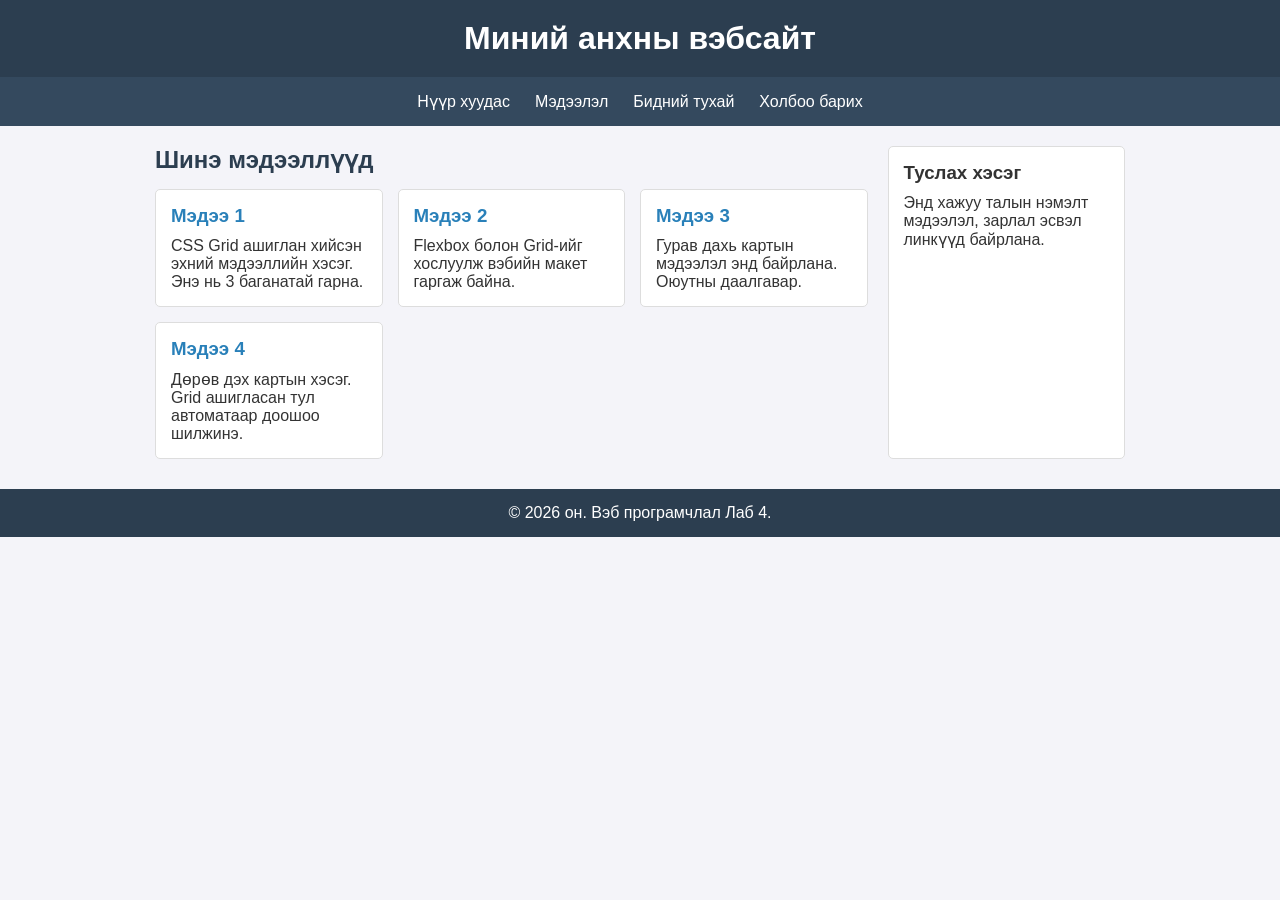
<file: index.html>
<!DOCTYPE html>
<html lang="mn">
<head>
    <meta charset="UTF-8">
    <meta name="viewport" content="width=device-width, initial-scale=1.0">
    <title>Лаб 4: Вэб макет зохиох</title>
    <!-- CSS fail holboh-->
    <link rel="stylesheet" href="style.css">
</head>
<body>

    <!-- Header -->
    <header>
        <h1>Миний анхны вэбсайт</h1>
    </header>

    <!-- Navigation tses hseg-->
    <nav class="navbar">
        <ul>
            <li><a href="#">Нүүр хуудас</a></li>
            <li><a href="#">Мэдээлэл</a></li>
            <li><a href="#">Бидний тухай</a></li>
            <li><a href="#">Холбоо барих</a></li>
        </ul>
    </nav>

    <!-- undsen heseg Sidebar baftaah yrunhii sav-->
    <div class="container">
        
        <!--kontent hesg -->
        <main class="main-content">
            <h2>Шинэ мэдээллүүд</h2>
            
            <div class="card-grid">
                <!-- kart 1 -->
                <article class="card">
                    <h3>Мэдээ 1</h3>
                    <p>CSS Grid ашиглан хийсэн эхний мэдээллийн хэсэг. Энэ нь 3 баганатай гарна.</p>
                </article>
                
                <!-- kart 2 -->
                <article class="card">
                    <h3>Мэдээ 2</h3>
                    <p>Flexbox болон Grid-ийг хослуулж вэбийн макет гаргаж байна.</p>
                </article>
                
                <!-- kart 3 -->
                <article class="card">
                    <h3>Мэдээ 3</h3>
                    <p>Гурав дахь картын мэдээлэл энд байрлана. Оюутны даалгавар.</p>
                </article>

                <!-- kart 4 -->
                <article class="card">
                    <h3>Мэдээ 4</h3>
                    <p>Дөрөв дэх картын хэсэг. Grid ашигласан тул автоматаар доошоо шилжинэ.</p>
                </article>
            </div>
        </main>

        <!-- Sidebar hajuu tses-->
        <aside class="sidebar">
            <h3>Туслах хэсэг</h3>
            <p>Энд хажуу талын нэмэлт мэдээлэл, зарлал эсвэл линкүүд байрлана.</p>
        </aside>

    </div>

    <!-- Footer hol hesg-->
    <footer>
        <p>&copy; 2026 он. Вэб програмчлал Лаб 4.</p>
    </footer>

</body>
</html>
</file>
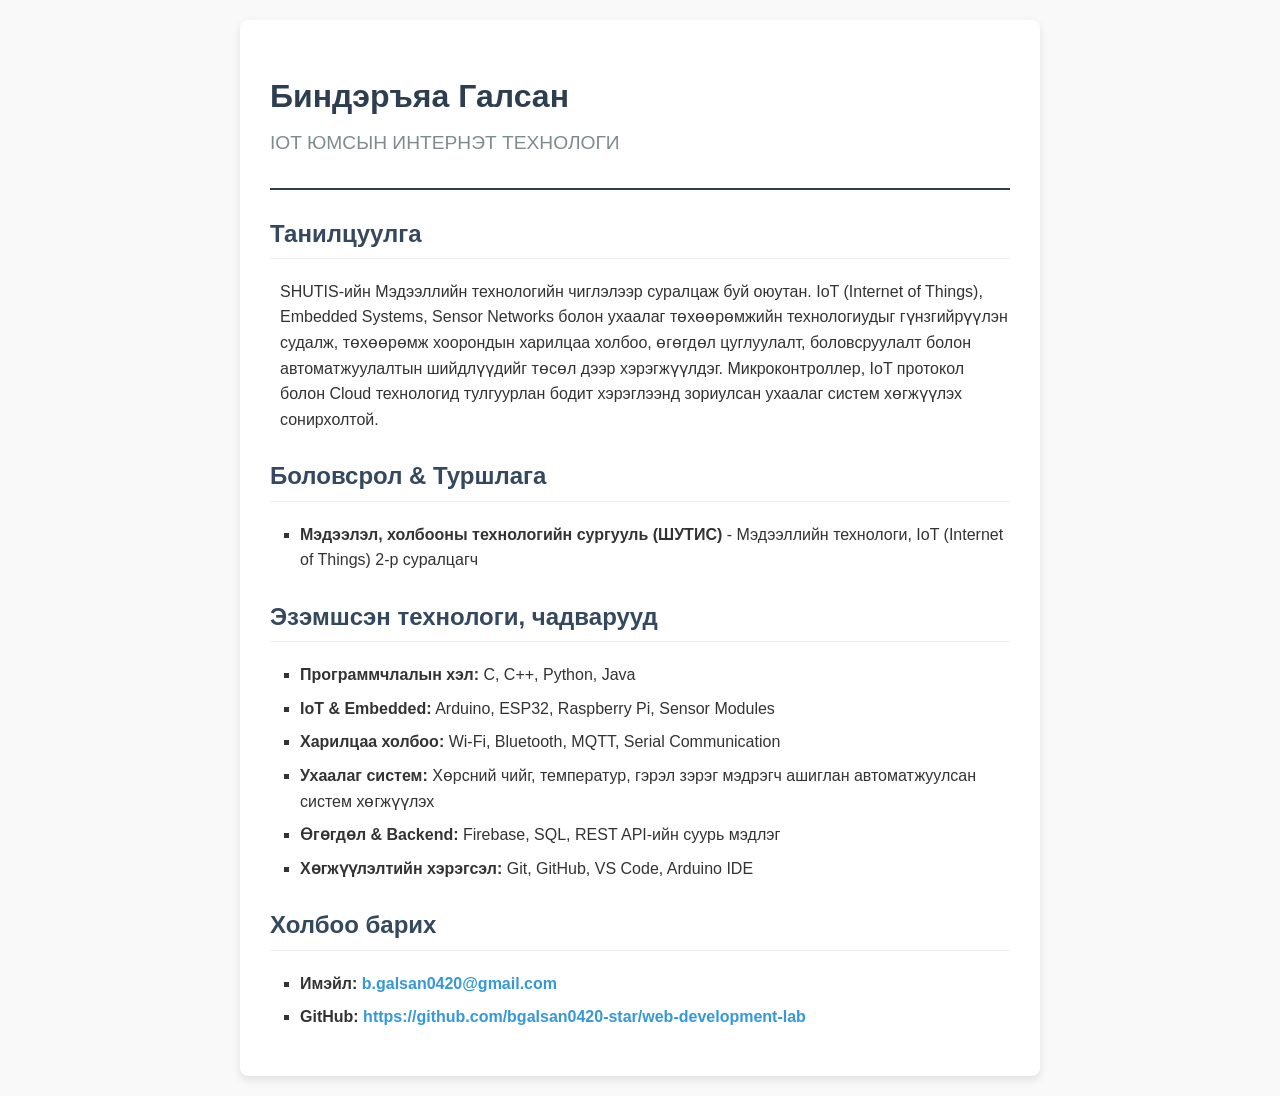
<file: lab1.html>
<!DOCTYPE html>
<html lang="mn">
<head>
    <meta charset="UTF-8">
    <meta name="viewport" content="width=device-width, initial-scale=1.0">
    <title>Миний CV -Биндэръяа Галсан</title>
    <style>
        /* Вэб хуудасны ерөнхий загвар (CSS) */
        body { 
            font-family: 'Segoe UI', Tahoma, Geneva, Verdana, sans-serif; 
            line-height: 1.6; 
            color: #333; 
            max-width: 800px; 
            margin: 0 auto; 
            padding: 20px; 
            background-color: #f9f9f9;
        }
        .container {
            background-color: #fff;
            padding: 30px;
            border-radius: 8px;
            box-shadow: 0 4px 8px rgba(0,0,0,0.1);
        }
        header { 
            border-bottom: 2px solid #2c3e50; 
            padding-bottom: 10px; 
            margin-bottom: 20px; 
        }
        h1 { 
            color: #2c3e50; 
            margin-bottom: 5px; 
        }
        h2 { 
            color: #34495e; 
            border-bottom: 1px solid #eee; 
            padding-bottom: 5px; 
            margin-top: 25px; 
        }
        .subtitle { 
            font-size: 1.2em; 
            color: #7f8c8d; 
            margin-top: 0;
        }
        ul { 
            list-style-type: square; 
            padding-left: 20px; 
        }
        li { 
            margin-bottom: 8px; 
        }
        a { 
            color: #3498db; 
            text-decoration: none; 
            font-weight: bold;
        }
        a:hover { 
            text-decoration: underline; 
            color: #2980b9;
        }
        .section-content { 
            margin-left: 10px; 
        }
    </style>
</head>
<body>

<div class="container">
    <!-- Үндсэн гарчиг болон Мэргэжил -->
    <header>
        <h1>Биндэръяа Галсан</h1>
        <p class="subtitle"> IOT ЮМСЫН ИНТЕРНЭТ ТЕХНОЛОГИ</p>
    </header>

    <!-- Товч танилцуулга -->
    <section>
        <h2>Танилцуулга</h2>
        <div class="section-content">
            <p> SHUTIS-ийн Мэдээллийн технологийн чиглэлээр суралцаж буй оюутан. IoT (Internet of Things), Embedded Systems, Sensor Networks болон ухаалаг төхөөрөмжийн технологиудыг гүнзгийрүүлэн судалж, төхөөрөмж хоорондын харилцаа холбоо, өгөгдөл цуглуулалт, боловсруулалт болон автоматжуулалтын шийдлүүдийг төсөл дээр хэрэгжүүлдэг. Микроконтроллер, IoT протокол болон Cloud технологид тулгуурлан бодит хэрэглээнд зориулсан ухаалаг систем хөгжүүлэх сонирхолтой.</p>
        </div>
    </section>

    <!-- Боловсрол болон Ажлын туршлага -->
    <section>
        <h2>Боловсрол & Туршлага</h2>
        <div class="section-content">
            <ul>
                <li><strong>Мэдээлэл, холбооны технологийн сургууль (ШУТИС)</strong> -  Мэдээллийн технологи, IoT (Internet of Things) 2-р суралцагч </li>
            </ul>
        </div>
    </section>

    <!-- Ур чадварын жагсаалт --> 
     <section> 
        <h2>Эзэмшсэн технологи, чадварууд</h2> 
        <div class="section-content"> 
            <ul> 
                <li><strong>Программчлалын хэл:</strong> C, C++, Python, Java</li> 
                <li><strong>IoT & Embedded:</strong> Arduino, ESP32, Raspberry Pi, Sensor Modules</li> 
                <li><strong>Харилцаа холбоо:</strong> Wi-Fi, Bluetooth, MQTT, Serial Communication</li> 
                <li><strong>Ухаалаг систем:</strong> Хөрсний чийг, температур, гэрэл зэрэг мэдрэгч ашиглан автоматжуулсан систем хөгжүүлэх</li> 
                <li><strong>Өгөгдөл & Backend:</strong> Firebase, SQL, REST API-ийн суурь мэдлэг</li> 
                <li><strong>Хөгжүүлэлтийн хэрэгсэл:</strong> Git, GitHub, VS Code, Arduino IDE</li> 
            </ul> 
        </div> 
    </section>

    <!-- Холбоо барих хэсэг -->
    <section>
        <h2>Холбоо барих</h2>
        <div class="section-content">
            <ul>
                <li><strong>Имэйл:</strong> <a href="mailto:b.galsan0420@gmail.com">b.galsan0420@gmail.com</a></li>
                <li><strong>GitHub:</strong> <a href="https://github.com/bgalsan0420-star/web-development-lab" target="_blank">https://github.com/bgalsan0420-star/web-development-lab</a></li>
            </ul>
        </div>
    </section>
</div>

</body>
</html>
</file>
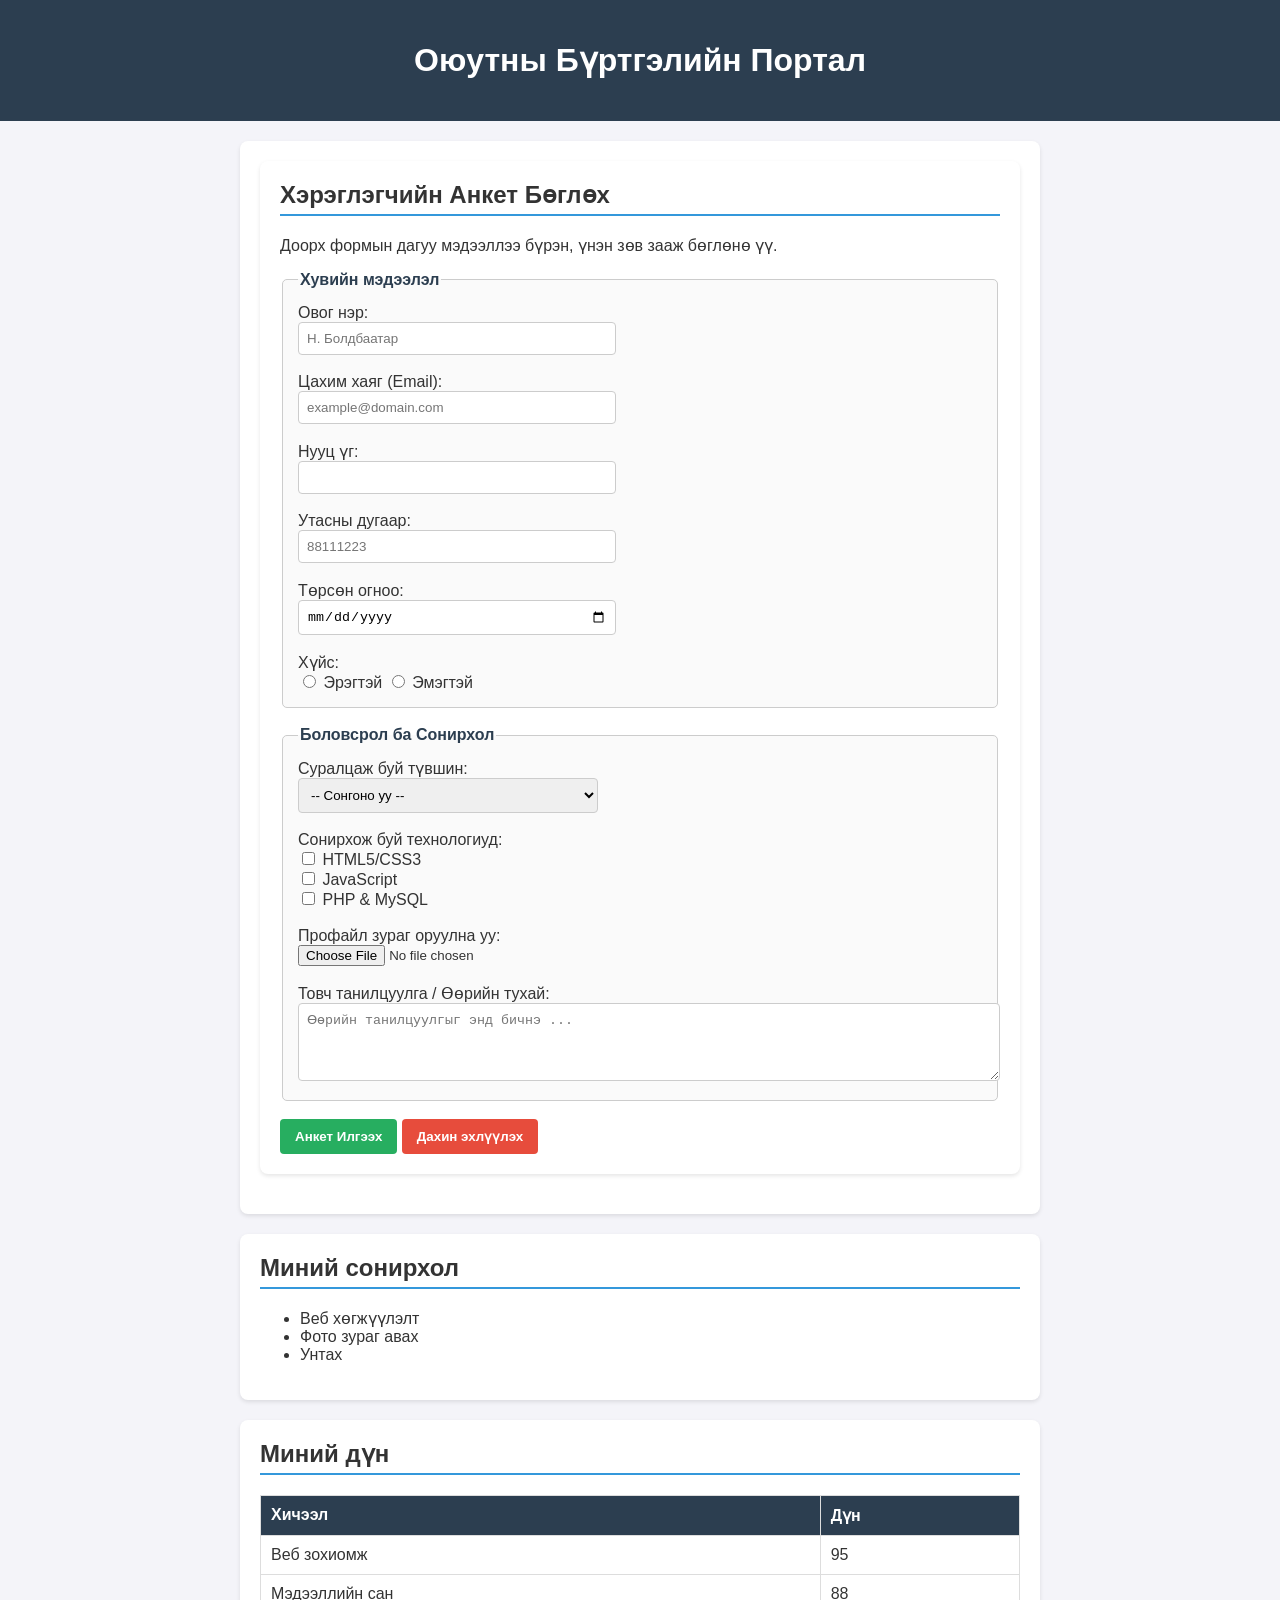
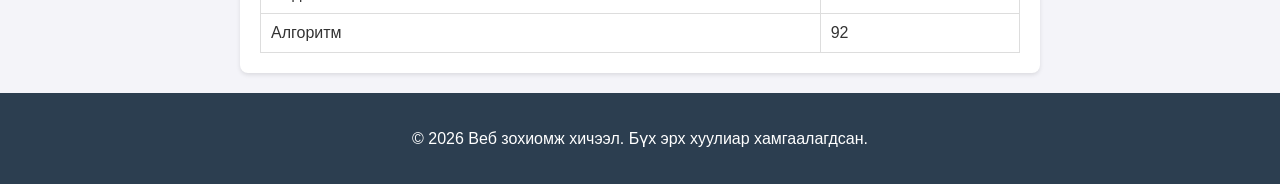
<file: lab2.html>
<!DOCTYPE html>
<html lang="mn">
<head>
<meta charset="UTF-8">
<meta name="viewport" content="width=device-width, initial-scale=1.0">
<title>Лаборатори 02: Хэрэглэгчийн анкет</title>
<style>
    /* HTML бүтцийг өөрчлөхгүйгээр зөвхөн харагдах байдлыг сайжруулах CSS */
    body { font-family: Arial, sans-serif; background-color: #f4f4f9; margin: 0; padding: 0; color: #333; }
    header { background-color: #2c3e50; color: white; text-align: center; padding: 20px 0; }
    nav ul { list-style: none; padding: 0; display: flex; justify-content: center; gap: 20px; }
    nav a { color: #3498db; text-decoration: none; font-weight: bold; }
    main { max-width: 800px; margin: 20px auto; padding: 0 20px; }
    article, section { background-color: white; padding: 20px; margin-bottom: 20px; border-radius: 8px; box-shadow: 0 2px 4px rgba(0,0,0,0.1); }
    h2 { border-bottom: 2px solid #3498db; padding-bottom: 5px; margin-top: 0; }
    fieldset { border: 1px solid #ccc; border-radius: 5px; padding: 15px; background-color: #fafafa; }
    legend { font-weight: bold; color: #2c3e50; }
    input[type="text"], input[type="email"], input[type="password"], input[type="tel"], input[type="date"], select, textarea {
        padding: 8px; border: 1px solid #ccc; border-radius: 4px; width: 100%; max-width: 300px;
    }
    textarea { max-width: 100%; }
    table { width: 100%; border-collapse: collapse; margin-top: 10px; }
    th, td { border: 1px solid #ddd; padding: 10px; text-align: left; }
    th { background-color: #2c3e50; color: white; }
    button { padding: 10px 15px; border: none; border-radius: 4px; cursor: pointer; color: white; font-weight: bold; }
    button[type="submit"] { background-color: #27ae60; }
    button[type="reset"] { background-color: #e74c3c; }
    footer { text-align: center; padding: 20px; background-color: #2c3e50; color: white; }
</style>
</head>
<body>
<header>
<h1>Оюутны Бүртгэлийн Портал</h1>
<nav>
</nav>
</header>
<main>
<article>
<section>
<h2>Хэрэглэгчийн Анкет Бөглөх</h2>
<p>Доорх формын дагуу мэдээллээ бүрэн, үнэн зөв зааж бөглөнө үү.</p>
<form action="#" method="POST" enctype="multipart/form-data">
<fieldset>
<legend>Хувийн мэдээлэл</legend>
<label for="fullname">Овог нэр:</label><br>
<input type="text" id="fullname" name="fullname" placeholder="Н. Болдбаатар" required minlength="2"><br><br>
<label for="email">Цахим хаяг (Email):</label><br>
<input type="email" id="email" name="email" placeholder="example@domain.com" required><br><br>
<label for="password">Нууц үг:</label><br>
<input type="password" id="password" name="password" required minlength="6"><br><br>
<label for="phone">Утасны дугаар:</label><br>
<input type="tel" id="phone" name="phone" pattern="[0-9]{8}" placeholder="88111223" required><br><br>
<label for="dob">Төрсөн огноо:</label><br>
<input type="date" id="dob" name="dob" required><br><br>
<label>Хүйс:</label><br>
<input type="radio" id="male" name="gender" value="male">
<label for="male">Эрэгтэй</label>
<input type="radio" id="female" name="gender" value="female">
<label for="female">Эмэгтэй</label><br>
</fieldset>
<br>
<fieldset>
<legend>Боловсрол ба Сонирхол</legend>
<label for="degree">Суралцаж буй түвшин:</label><br>
<select id="degree" name="degree" required>
<option value="">-- Сонгоно уу --</option>
<option value="bachelor">Бакалавр</option>
<option value="master">Магистр</option>
<option value="doctor">Докторант</option>
</select><br><br>
<label>Сонирхож буй технологиуд:</label><br>
<input type="checkbox" id="html" name="skills" value="HTML">
<label for="html">HTML5/CSS3</label><br>
<input type="checkbox" id="js" name="skills" value="JavaScript">
<label for="js">JavaScript</label><br>
<input type="checkbox" id="php" name="skills" value="PHP">
<label for="php">PHP & MySQL</label><br><br>
<label for="avatar">Профайл зураг оруулна уу: </label><br>
<input type="file" id="avatar" name="avatar" accept="image/*"><br><br>
<label for="bio">Товч танилцуулга / Өөрийн тухай:</label><br>
<textarea id="bio" name="bio" rows="4" cols="50" placeholder="Өөрийн танилцуулгыг энд бичнэ ..."></textarea><br>
</fieldset>
<br>
<button type="submit">Анкет Илгээх</button>
<button type="reset">Дахин эхлүүлэх</button>
</form>
</section>
</article>

<section>
<h2>Миний сонирхол</h2>
<ul>
<li>Веб хөгжүүлэлт</li>
<li>Фото зураг авах</li>
<li>Унтах</li>
</ul>
</section>

<section>
<h2>Миний дүн</h2>
<table>
<thead>
<tr>
<th>Хичээл</th>
<th>Дүн</th>
</tr>
</thead>
<tbody>
<tr>
<td>Веб зохиомж</td>
<td>95</td>
</tr>
<tr>
<td>Мэдээллийн сан</td>
<td>88</td>
</tr>
<tr>
<td>Алгоритм</td>
<td>92</td>
</tr>
</tbody>
</table>
</section>
</main>
<footer>
<p>&copy; 2026 Веб зохиомж хичээл. Бүх эрх хуулиар хамгаалагдсан.</p>
</footer>
</body>
</html>
</file>
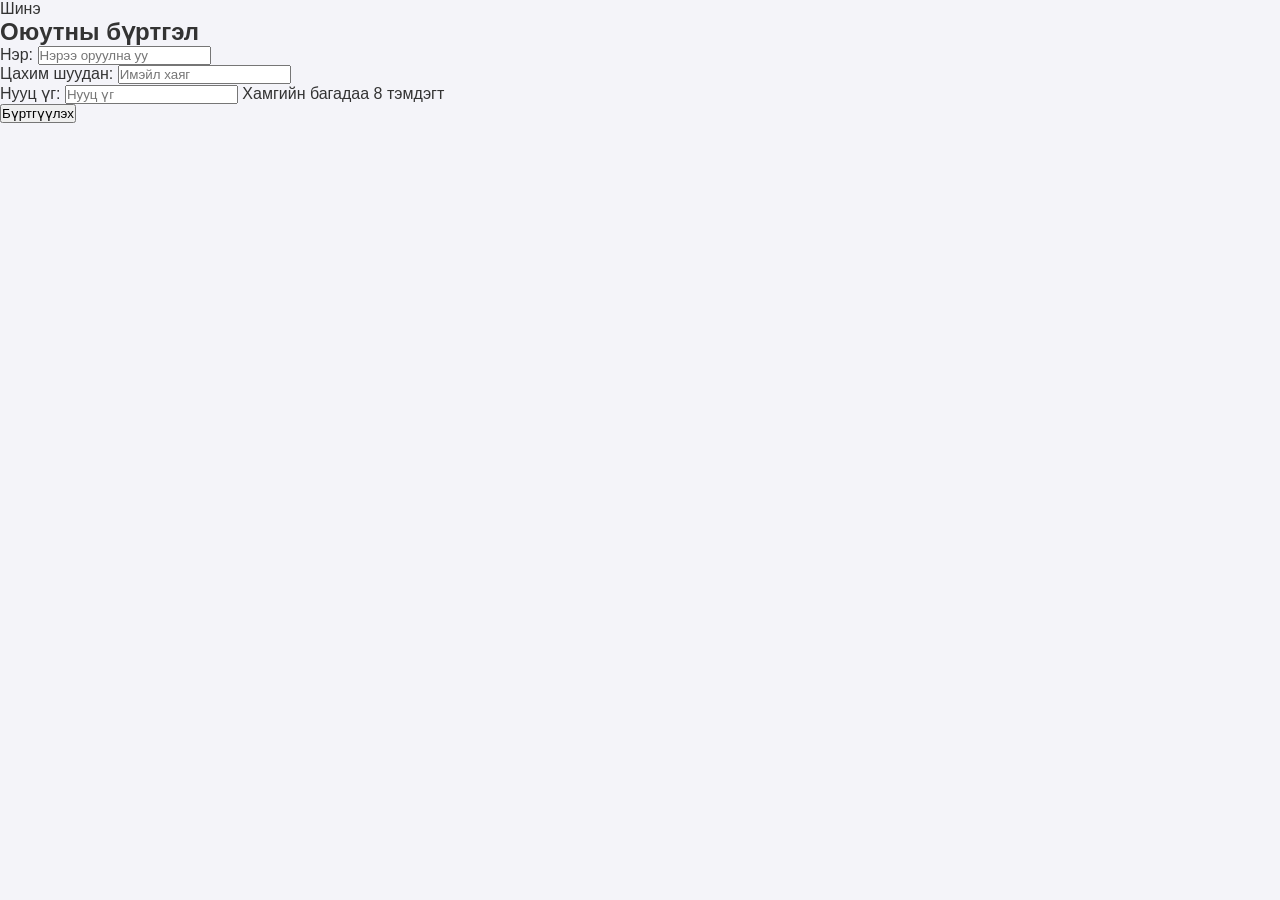
<file: lab3.html>
<!DOCTYPE html>
<html lang="mn">
<head>
    <meta charset="UTF-8">
    <meta name="viewport" content="width=device-width, initial-scale=1.0">
    <title>Лаборатори 3: Бүртгэл</title>
    
    <link href="https://fonts.googleapis.com/css2?family=Roboto:wght@400;500;700&display=swap" rel="stylesheet">
    
    <link rel="stylesheet" href="style.css">
</head>
<body>
    <div class="form-wrapper">
        <!-- position: relative/absolute ашигласан Badge -->
        <span class="badge">Шинэ</span>

        <!-- 2-р шаардлага: Class сонгогч ашигласан гарчиг -->
        <h2 class="form-title">Оюутны бүртгэл</h2>

        <form>
            <div class="input-group">
                <label for="name" class="input-label">Нэр:</label>
                <!-- model ашигласан талбар -->
                <input type="text" id="name" class="input-field" placeholder="Нэрээ оруулна уу">
            </div>

            <div class="input-group">
                <label for="email" class="input-label">Цахим шуудан:</label>
                <input type="email" id="email" class="input-field" placeholder="Имэйл хаяг">
            </div>

            <!-- Tooltip ашиглах хэсэг -->
            <div class="input-group tooltip-container">
                <label for="password" class="input-label">Нууц үг:</label>
                <input type="password" id="password" class="input-field" placeholder="Нууц үг">
                <!--  position: relative/absolute ашигласан Tooltip -->
                <span class="tooltip-text">Хамгийн багадаа 8 тэмдэгт</span>
            </div>

            <!-- Class сонгогч ашигласан товч -->
            <button type="submit" class="submit-btn">Бүртгүүлэх</button>
        </form>
    </div>
</body>
</html>
</file>
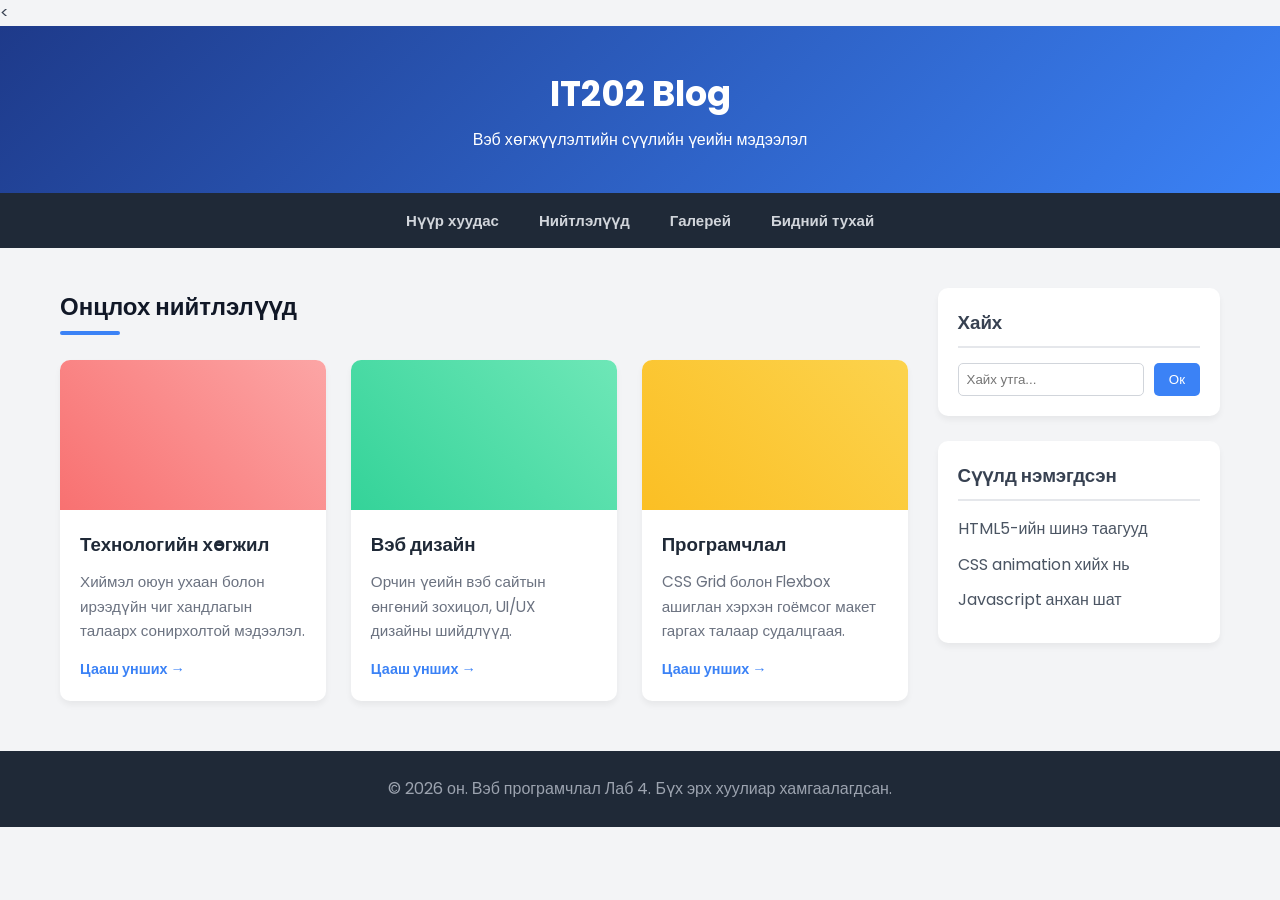
<file: lab4.html>
<<!DOCTYPE html>
<html lang="mn">
<head>
    <meta charset="UTF-8">
    <meta name="viewport" content="width=device-width, initial-scale=1.0">
    <title>Лаб 4: Вэб макет </title>
    <!-- Google Font оруулж ирэх -->
    <link href="https://fonts.googleapis.com/css2?family=Poppins:wght@300;400;600&display=swap" rel="stylesheet">
    <link rel="stylesheet" href="style4.css">
</head>
<body>

    <header>
        <div class="header-content">
            <h1>IT202 Blog</h1>
            <p>Вэб хөгжүүлэлтийн сүүлийн үеийн мэдээлэл</p>
        </div>
    </header>

    <!-- Flexbox ашигласан цэс -->
    <nav class="navbar">
        <ul>
            <li><a href="#">Нүүр хуудас</a></li>
            <li><a href="#">Нийтлэлүүд</a></li>
            <li><a href="#">Галерей</a></li>
            <li><a href="#">Бидний тухай</a></li>
        </ul>
    </nav>

    <div class="container">
        <!-- Үндсэн контент (Grid ашиглана) -->
        <main class="main-content">
            <div class="section-title">
                <h2>Онцлох нийтлэлүүд</h2>
                <span class="line"></span>
            </div>
            
            <div class="card-grid">
                <!-- Карт 1 -->
                <article class="card">
                    <div class="card-image bg-1"></div>
                    <div class="card-content">
                        <h3>Технологийн хөгжил</h3>
                        <p>Хиймэл оюун ухаан болон ирээдүйн чиг хандлагын талаарх сонирхолтой мэдээлэл.</p>
                        <a href="#" class="read-more">Цааш унших &rarr;</a>
                    </div>
                </article>
                
                <!-- Карт 2 -->
                <article class="card">
                    <div class="card-image bg-2"></div>
                    <div class="card-content">
                        <h3>Вэб дизайн</h3>
                        <p>Орчин үеийн вэб сайтын өнгөний зохицол, UI/UX дизайны шийдлүүд.</p>
                        <a href="#" class="read-more">Цааш унших &rarr;</a>
                    </div>
                </article>
                
                <!-- Карт 3 -->
                <article class="card">
                    <div class="card-image bg-3"></div>
                    <div class="card-content">
                        <h3>Програмчлал</h3>
                        <p>CSS Grid болон Flexbox ашиглан хэрхэн гоёмсог макет гаргах талаар судалцгаая.</p>
                        <a href="#" class="read-more">Цааш унших &rarr;</a>
                    </div>
                </article>
            </div>
        </main>

        <!-- Sidebar -->
        <aside class="sidebar">
            <div class="widget">
                <h3>Хайх</h3>
                <div class="search-box">
                    <input type="text" placeholder="Хайх утга...">
                    <button>Ок</button>
                </div>
            </div>
            <div class="widget">
                <h3>Сүүлд нэмэгдсэн</h3>
                <ul class="sidebar-links">
                    <li><a href="#">HTML5-ийн шинэ таагууд</a></li>
                    <li><a href="#">CSS animation хийх нь</a></li>
                    <li><a href="#">Javascript анхан шат</a></li>
                </ul>
            </div>
        </aside>
    </div>

    <footer>
        <p>&copy; 2026 он. Вэб програмчлал Лаб 4. Бүх эрх хуулиар хамгаалагдсан.</p>
    </footer>

</body>
</html>
</file>
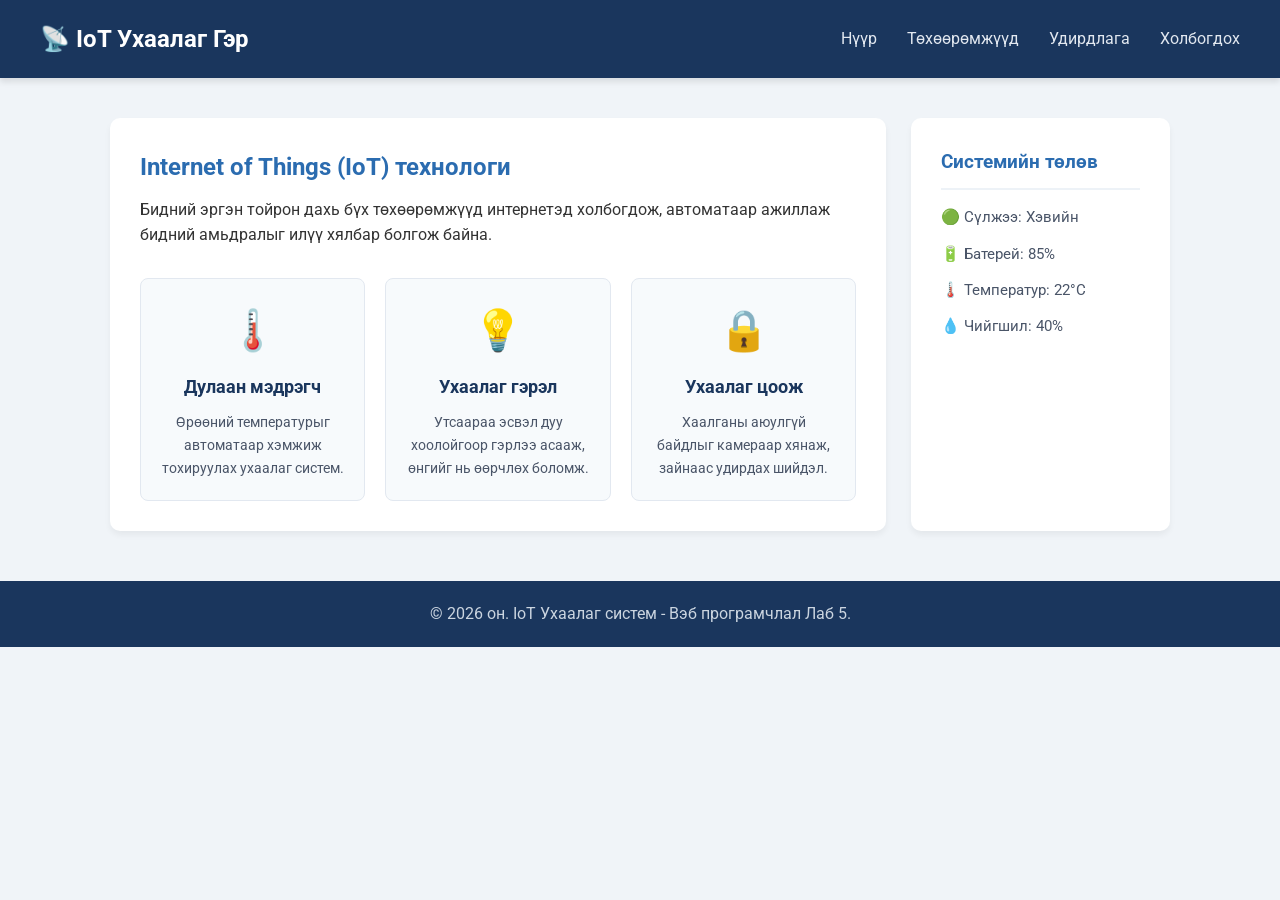
<file: lab5.html>
<!DOCTYPE html>
<html lang="mn">
<head>
    <meta charset="UTF-8">
    <meta name="viewport" content="width=device-width, initial-scale=1.0">
    <title>Лаб 5: IoT Ухаалаг Систем</title>
    <link href="https://fonts.googleapis.com/css2?family=Roboto:wght@300;400;700&display=swap" rel="stylesheet">
   <link rel="stylesheet" href="style5.css">
</head>
<body>

    <header>
        <div class="logo">📡 IoT Ухаалаг Гэр</div>
        
        <!-- (Checkbox ugugdhuun) -->
        <input type="checkbox" id="menu-toggle" class="menu-checkbox">
        <label for="menu-toggle" class="menu-icon">&#9776; Цэс</label>

        <nav class="navbar">
            <ul>
                <li><a href="#">Нүүр</a></li>
                <li><a href="#">Төхөөрөмжүүд</a></li>
                <li><a href="#">Удирдлага</a></li>
                <li><a href="#">Холбогдох</a></li>
            </ul>
        </nav>
    </header>

    <main class="container">
        <!-- programiin undsen heseg -->
        <section class="content">
            <div class="intro">
                <h2>Internet of Things (IoT) технологи</h2>
                <p>Бидний эргэн тойрон дахь бүх төхөөрөмжүүд интернетэд холбогдож, автоматаар ажиллаж бидний амьдралыг илүү хялбар болгож байна.</p>
            </div>
            
            <div class="card-grid">
                <!-- kart 1 -->
                <div class="card">
                    <div class="icon">🌡️</div>
                    <h3>Дулаан мэдрэгч</h3>
                    <p>Өрөөний температурыг автоматаар хэмжиж тохируулах ухаалаг систем.</p>
                </div>
                <!-- kart 2 -->
                <div class="card">
                    <div class="icon">💡</div>
                    <h3>Ухаалаг гэрэл</h3>
                    <p>Утсаараа эсвэл дуу хоолойгоор гэрлээ асааж, өнгийг нь өөрчлөх боломж.</p>
                </div>
                <!--kart 3 -->
                <div class="card">
                    <div class="icon">🔒</div>
                    <h3>Ухаалаг цоож</h3>
                    <p>Хаалганы аюулгүй байдлыг камераар хянаж, зайнаас удирдах шийдэл.</p>
                </div>
            </div>
        </section>

        <!-- hajuu heseg -->
        <aside class="sidebar">
            <h3>Системийн төлөв</h3>
            <ul class="status-list">
                <li>🟢 Сүлжээ: Хэвийн</li>
                <li>🔋 Батерей: 85%</li>
                <li>🌡️ Температур: 22°C</li>
                <li>💧 Чийгшил: 40%</li>
            </ul>
        </aside>
    </main>

    <footer>
        <p>&copy; 2026 он. IoT Ухаалаг систем - Вэб програмчлал Лаб 5.</p>
    </footer>

</body>
</html>
</file>
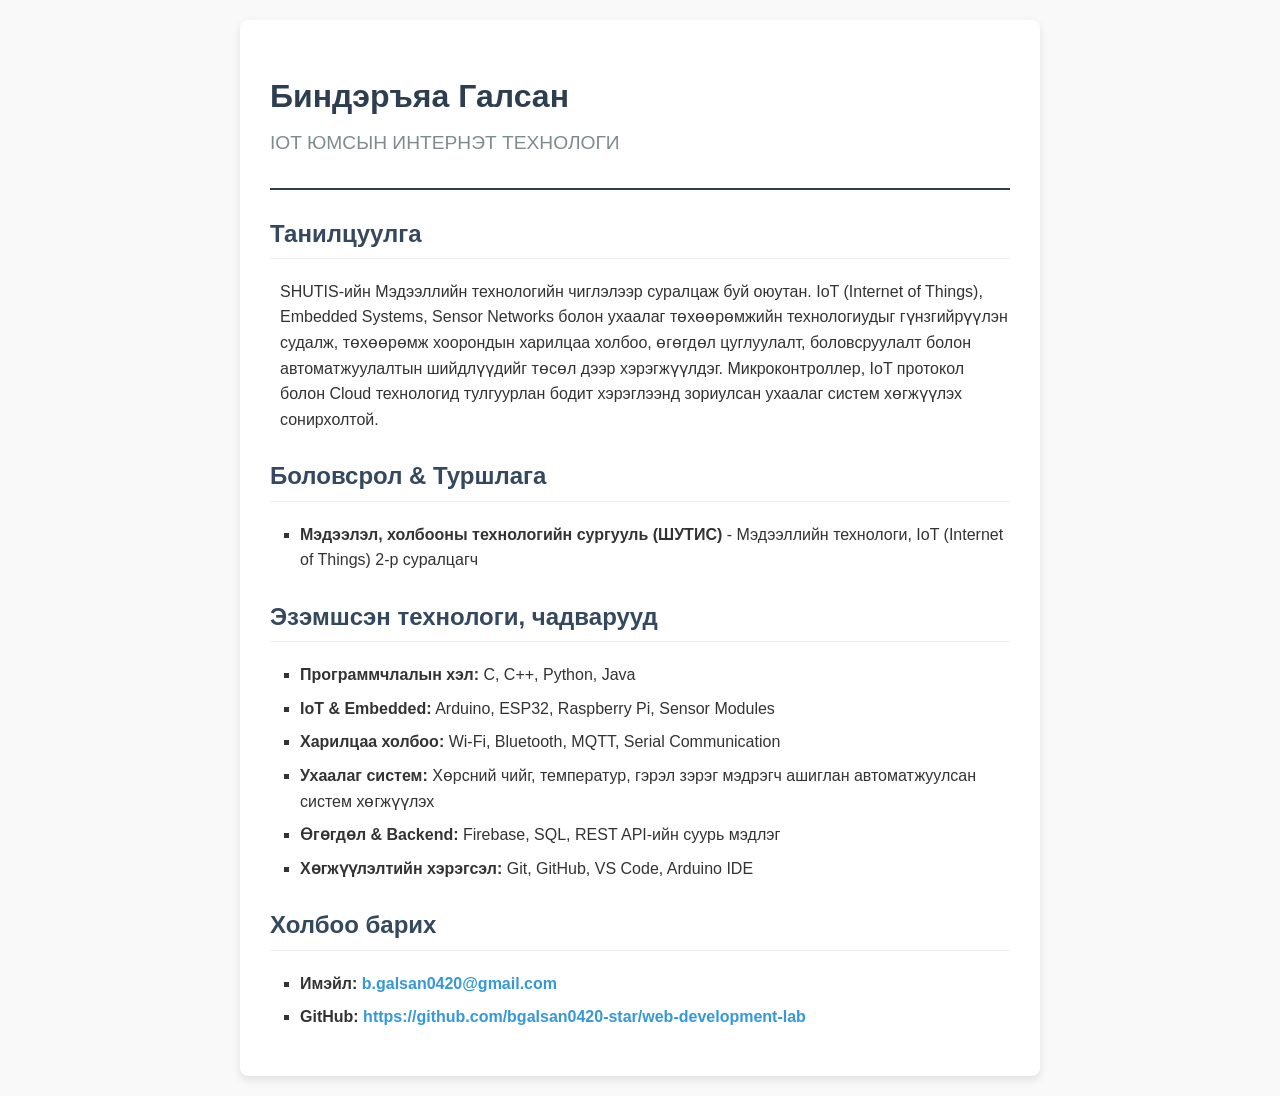
<file:  lab1/lab1.html>
<!DOCTYPE html>
<html lang="mn">
<head>
    <meta charset="UTF-8">
    <meta name="viewport" content="width=device-width, initial-scale=1.0">
    <title>Миний CV -Биндэръяа Галсан</title>
    <style>
        /* Вэб хуудасны ерөнхий загвар (CSS) */
        body { 
            font-family: 'Segoe UI', Tahoma, Geneva, Verdana, sans-serif; 
            line-height: 1.6; 
            color: #333; 
            max-width: 800px; 
            margin: 0 auto; 
            padding: 20px; 
            background-color: #f9f9f9;
        }
        .container {
            background-color: #fff;
            padding: 30px;
            border-radius: 8px;
            box-shadow: 0 4px 8px rgba(0,0,0,0.1);
        }
        header { 
            border-bottom: 2px solid #2c3e50; 
            padding-bottom: 10px; 
            margin-bottom: 20px; 
        }
        h1 { 
            color: #2c3e50; 
            margin-bottom: 5px; 
        }
        h2 { 
            color: #34495e; 
            border-bottom: 1px solid #eee; 
            padding-bottom: 5px; 
            margin-top: 25px; 
        }
        .subtitle { 
            font-size: 1.2em; 
            color: #7f8c8d; 
            margin-top: 0;
        }
        ul { 
            list-style-type: square; 
            padding-left: 20px; 
        }
        li { 
            margin-bottom: 8px; 
        }
        a { 
            color: #3498db; 
            text-decoration: none; 
            font-weight: bold;
        }
        a:hover { 
            text-decoration: underline; 
            color: #2980b9;
        }
        .section-content { 
            margin-left: 10px; 
        }
    </style>
</head>
<body>

<div class="container">
    <!-- Үндсэн гарчиг болон Мэргэжил -->
    <header>
        <h1>Биндэръяа Галсан</h1>
        <p class="subtitle"> IOT ЮМСЫН ИНТЕРНЭТ ТЕХНОЛОГИ</p>
    </header>

    <!-- Товч танилцуулга -->
    <section>
        <h2>Танилцуулга</h2>
        <div class="section-content">
            <p> SHUTIS-ийн Мэдээллийн технологийн чиглэлээр суралцаж буй оюутан. IoT (Internet of Things), Embedded Systems, Sensor Networks болон ухаалаг төхөөрөмжийн технологиудыг гүнзгийрүүлэн судалж, төхөөрөмж хоорондын харилцаа холбоо, өгөгдөл цуглуулалт, боловсруулалт болон автоматжуулалтын шийдлүүдийг төсөл дээр хэрэгжүүлдэг. Микроконтроллер, IoT протокол болон Cloud технологид тулгуурлан бодит хэрэглээнд зориулсан ухаалаг систем хөгжүүлэх сонирхолтой.</p>
        </div>
    </section>

    <!-- Боловсрол болон Ажлын туршлага -->
    <section>
        <h2>Боловсрол & Туршлага</h2>
        <div class="section-content">
            <ul>
                <li><strong>Мэдээлэл, холбооны технологийн сургууль (ШУТИС)</strong> -  Мэдээллийн технологи, IoT (Internet of Things) 2-р суралцагч </li>
            </ul>
        </div>
    </section>

    <!-- Ур чадварын жагсаалт --> 
     <section> 
        <h2>Эзэмшсэн технологи, чадварууд</h2> 
        <div class="section-content"> 
            <ul> 
                <li><strong>Программчлалын хэл:</strong> C, C++, Python, Java</li> 
                <li><strong>IoT & Embedded:</strong> Arduino, ESP32, Raspberry Pi, Sensor Modules</li> 
                <li><strong>Харилцаа холбоо:</strong> Wi-Fi, Bluetooth, MQTT, Serial Communication</li> 
                <li><strong>Ухаалаг систем:</strong> Хөрсний чийг, температур, гэрэл зэрэг мэдрэгч ашиглан автоматжуулсан систем хөгжүүлэх</li> 
                <li><strong>Өгөгдөл & Backend:</strong> Firebase, SQL, REST API-ийн суурь мэдлэг</li> 
                <li><strong>Хөгжүүлэлтийн хэрэгсэл:</strong> Git, GitHub, VS Code, Arduino IDE</li> 
            </ul> 
        </div> 
    </section>

    <!-- Холбоо барих хэсэг -->
    <section>
        <h2>Холбоо барих</h2>
        <div class="section-content">
            <ul>
                <li><strong>Имэйл:</strong> <a href="mailto:b.galsan0420@gmail.com">b.galsan0420@gmail.com</a></li>
                <li><strong>GitHub:</strong> <a href="https://github.com/bgalsan0420-star/web-development-lab" target="_blank">https://github.com/bgalsan0420-star/web-development-lab</a></li>
            </ul>
        </div>
    </section>
</div>

</body>
</html>
</file>
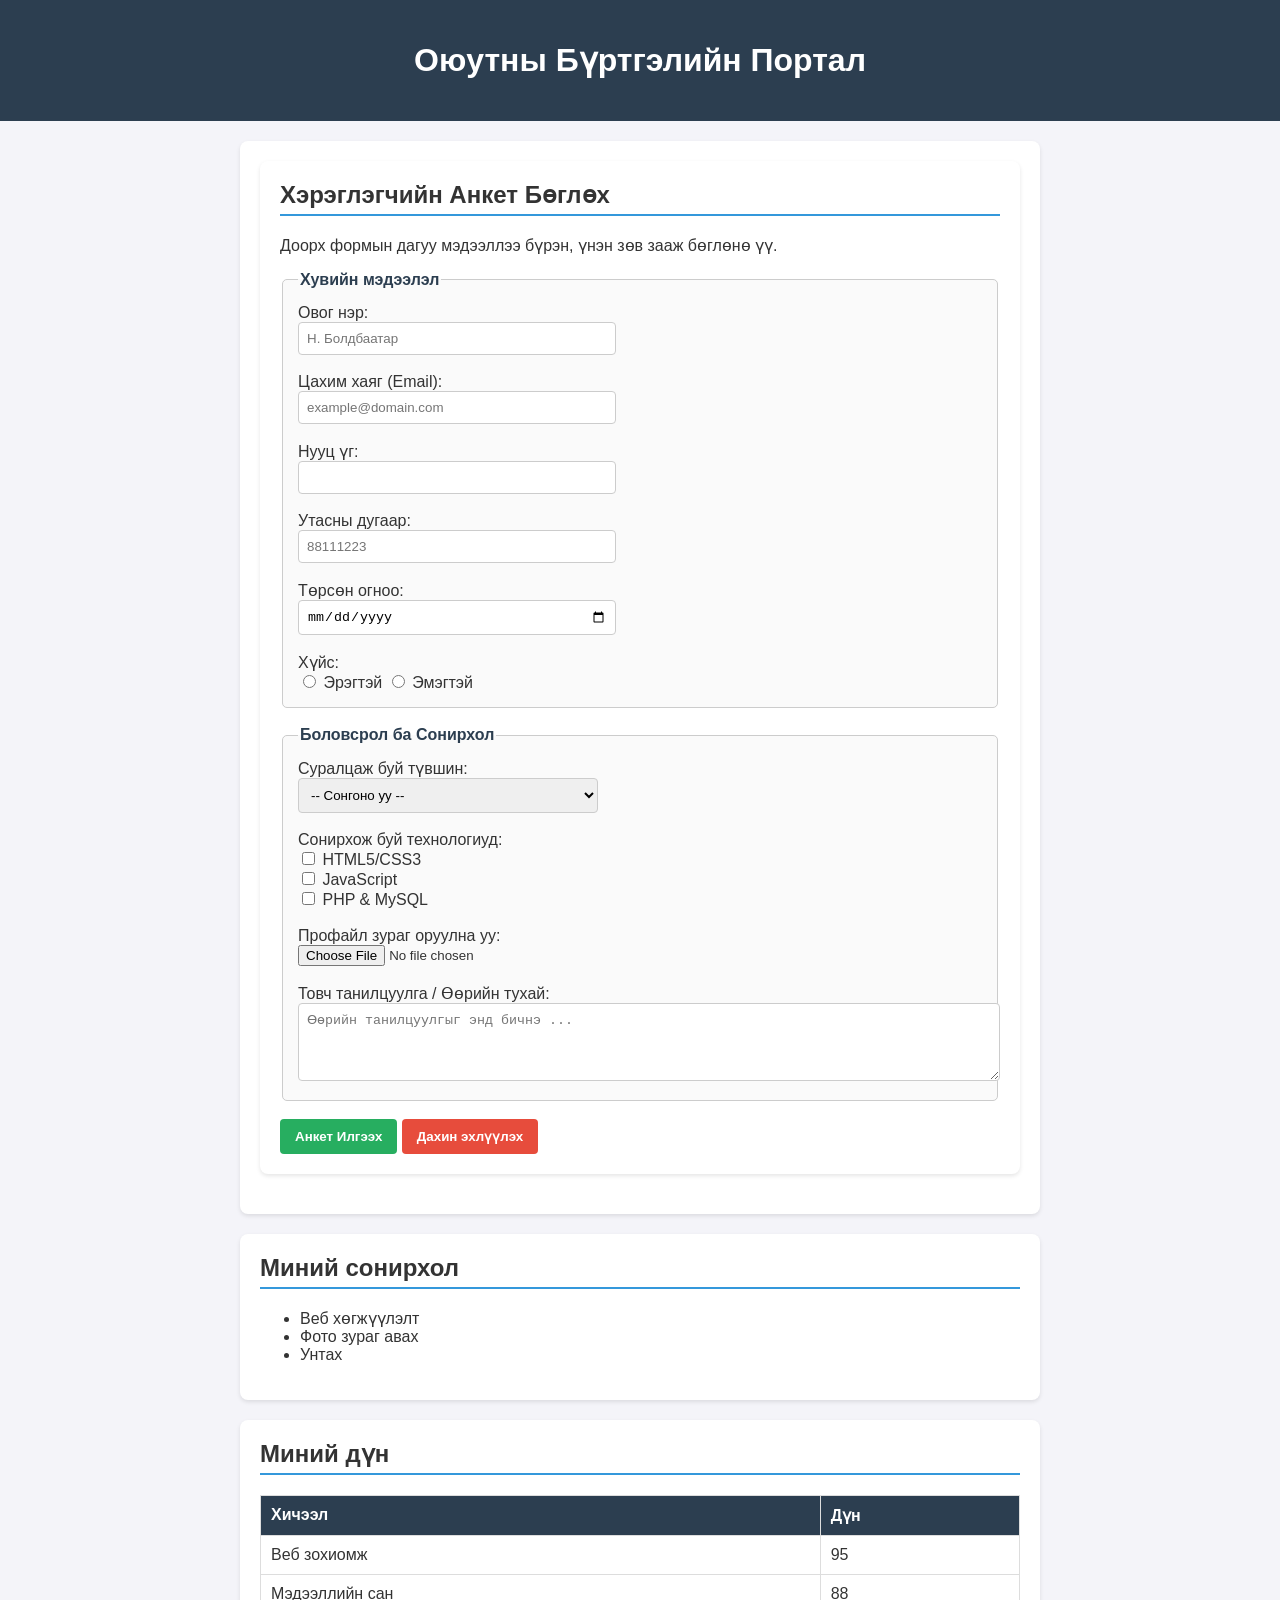
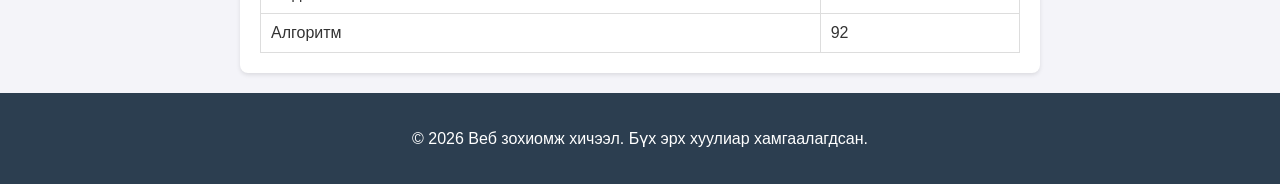
<file: lab2/lab2.html>
<!DOCTYPE html>
<html lang="mn">
<head>
<meta charset="UTF-8">
<meta name="viewport" content="width=device-width, initial-scale=1.0">
<title>Лаборатори 02: Хэрэглэгчийн анкет</title>
<style>
    /* HTML бүтцийг өөрчлөхгүйгээр зөвхөн харагдах байдлыг сайжруулах CSS */
    body { font-family: Arial, sans-serif; background-color: #f4f4f9; margin: 0; padding: 0; color: #333; }
    header { background-color: #2c3e50; color: white; text-align: center; padding: 20px 0; }
    nav ul { list-style: none; padding: 0; display: flex; justify-content: center; gap: 20px; }
    nav a { color: #3498db; text-decoration: none; font-weight: bold; }
    main { max-width: 800px; margin: 20px auto; padding: 0 20px; }
    article, section { background-color: white; padding: 20px; margin-bottom: 20px; border-radius: 8px; box-shadow: 0 2px 4px rgba(0,0,0,0.1); }
    h2 { border-bottom: 2px solid #3498db; padding-bottom: 5px; margin-top: 0; }
    fieldset { border: 1px solid #ccc; border-radius: 5px; padding: 15px; background-color: #fafafa; }
    legend { font-weight: bold; color: #2c3e50; }
    input[type="text"], input[type="email"], input[type="password"], input[type="tel"], input[type="date"], select, textarea {
        padding: 8px; border: 1px solid #ccc; border-radius: 4px; width: 100%; max-width: 300px;
    }
    textarea { max-width: 100%; }
    table { width: 100%; border-collapse: collapse; margin-top: 10px; }
    th, td { border: 1px solid #ddd; padding: 10px; text-align: left; }
    th { background-color: #2c3e50; color: white; }
    button { padding: 10px 15px; border: none; border-radius: 4px; cursor: pointer; color: white; font-weight: bold; }
    button[type="submit"] { background-color: #27ae60; }
    button[type="reset"] { background-color: #e74c3c; }
    footer { text-align: center; padding: 20px; background-color: #2c3e50; color: white; }
</style>
</head>
<body>
<header>
<h1>Оюутны Бүртгэлийн Портал</h1>
<nav>
</nav>
</header>
<main>
<article>
<section>
<h2>Хэрэглэгчийн Анкет Бөглөх</h2>
<p>Доорх формын дагуу мэдээллээ бүрэн, үнэн зөв зааж бөглөнө үү.</p>
<form action="#" method="POST" enctype="multipart/form-data">
<fieldset>
<legend>Хувийн мэдээлэл</legend>
<label for="fullname">Овог нэр:</label><br>
<input type="text" id="fullname" name="fullname" placeholder="Н. Болдбаатар" required minlength="2"><br><br>
<label for="email">Цахим хаяг (Email):</label><br>
<input type="email" id="email" name="email" placeholder="example@domain.com" required><br><br>
<label for="password">Нууц үг:</label><br>
<input type="password" id="password" name="password" required minlength="6"><br><br>
<label for="phone">Утасны дугаар:</label><br>
<input type="tel" id="phone" name="phone" pattern="[0-9]{8}" placeholder="88111223" required><br><br>
<label for="dob">Төрсөн огноо:</label><br>
<input type="date" id="dob" name="dob" required><br><br>
<label>Хүйс:</label><br>
<input type="radio" id="male" name="gender" value="male">
<label for="male">Эрэгтэй</label>
<input type="radio" id="female" name="gender" value="female">
<label for="female">Эмэгтэй</label><br>
</fieldset>
<br>
<fieldset>
<legend>Боловсрол ба Сонирхол</legend>
<label for="degree">Суралцаж буй түвшин:</label><br>
<select id="degree" name="degree" required>
<option value="">-- Сонгоно уу --</option>
<option value="bachelor">Бакалавр</option>
<option value="master">Магистр</option>
<option value="doctor">Докторант</option>
</select><br><br>
<label>Сонирхож буй технологиуд:</label><br>
<input type="checkbox" id="html" name="skills" value="HTML">
<label for="html">HTML5/CSS3</label><br>
<input type="checkbox" id="js" name="skills" value="JavaScript">
<label for="js">JavaScript</label><br>
<input type="checkbox" id="php" name="skills" value="PHP">
<label for="php">PHP & MySQL</label><br><br>
<label for="avatar">Профайл зураг оруулна уу: </label><br>
<input type="file" id="avatar" name="avatar" accept="image/*"><br><br>
<label for="bio">Товч танилцуулга / Өөрийн тухай:</label><br>
<textarea id="bio" name="bio" rows="4" cols="50" placeholder="Өөрийн танилцуулгыг энд бичнэ ..."></textarea><br>
</fieldset>
<br>
<button type="submit">Анкет Илгээх</button>
<button type="reset">Дахин эхлүүлэх</button>
</form>
</section>
</article>

<section>
<h2>Миний сонирхол</h2>
<ul>
<li>Веб хөгжүүлэлт</li>
<li>Фото зураг авах</li>
<li>Унтах</li>
</ul>
</section>

<section>
<h2>Миний дүн</h2>
<table>
<thead>
<tr>
<th>Хичээл</th>
<th>Дүн</th>
</tr>
</thead>
<tbody>
<tr>
<td>Веб зохиомж</td>
<td>95</td>
</tr>
<tr>
<td>Мэдээллийн сан</td>
<td>88</td>
</tr>
<tr>
<td>Алгоритм</td>
<td>92</td>
</tr>
</tbody>
</table>
</section>
</main>
<footer>
<p>&copy; 2026 Веб зохиомж хичээл. Бүх эрх хуулиар хамгаалагдсан.</p>
</footer>
</body>
</html>
</file>
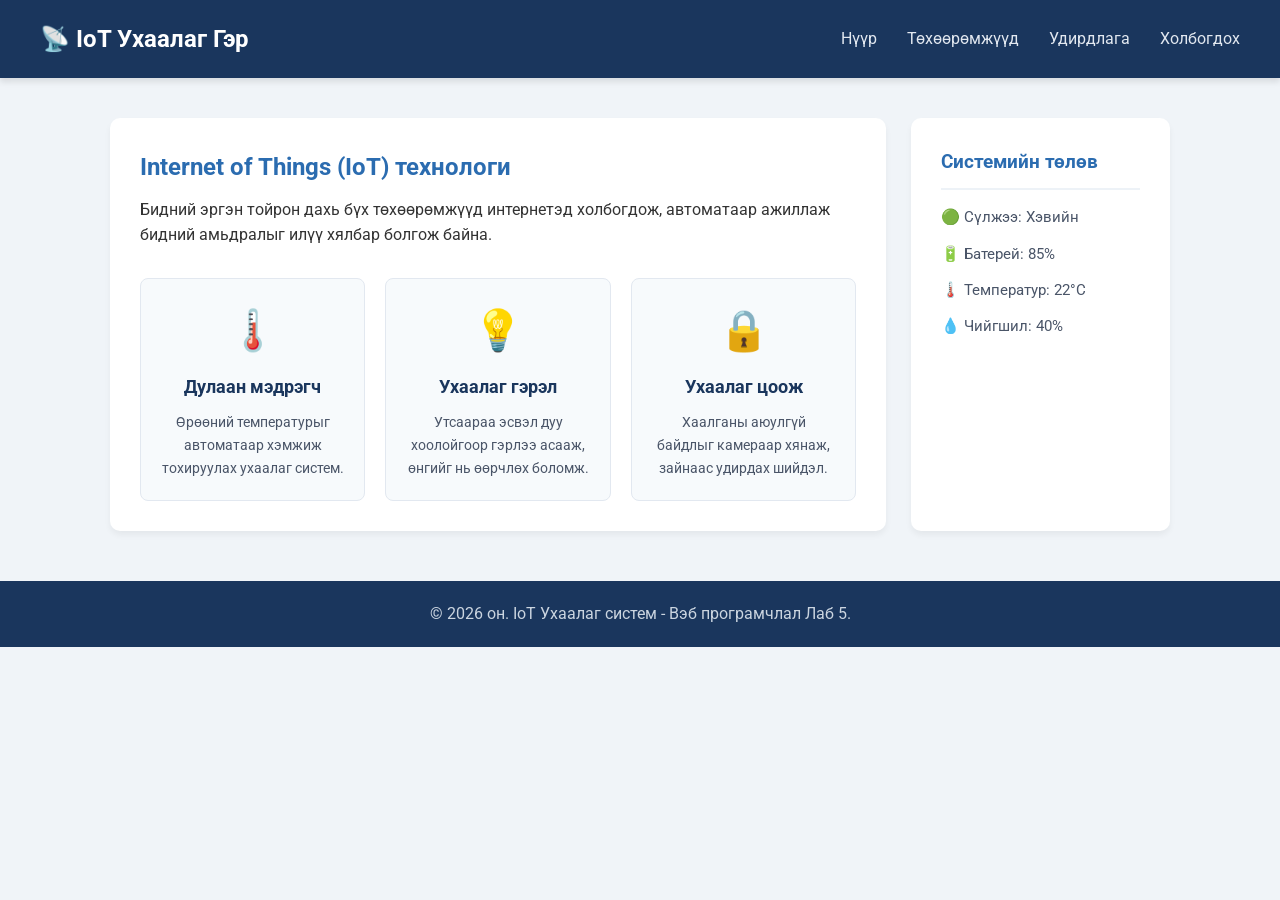
<file: lab5/lab5.html>
<!DOCTYPE html>
<html lang="mn">
<head>
    <meta charset="UTF-8">
    <meta name="viewport" content="width=device-width, initial-scale=1.0">
    <title>Лаб 5: IoT Ухаалаг Систем</title>
    <link href="https://fonts.googleapis.com/css2?family=Roboto:wght@300;400;700&display=swap" rel="stylesheet">
   <link rel="stylesheet" href="style5.css">
</head>
<body>

    <header>
        <div class="logo">📡 IoT Ухаалаг Гэр</div>
        
        <!-- (Checkbox) -->
        <input type="checkbox" id="menu-toggle" class="menu-checkbox">
        <label for="menu-toggle" class="menu-icon">&#9776; Цэс</label>

        <nav class="navbar">
            <ul>
                <li><a href="#">Нүүр</a></li>
                <li><a href="#">Төхөөрөмжүүд</a></li>
                <li><a href="#">Удирдлага</a></li>
                <li><a href="#">Холбогдох</a></li>
            </ul>
        </nav>
    </header>

    <main class="container">
        <!-- undsen heseg -->
        <section class="content">
            <div class="intro">
                <h2>Internet of Things (IoT) технологи</h2>
                <p>Бидний эргэн тойрон дахь бүх төхөөрөмжүүд интернетэд холбогдож, автоматаар ажиллаж бидний амьдралыг илүү хялбар болгож байна.</p>
            </div>
            
            <div class="card-grid">
                <!-- kart 1 -->
                <div class="card">
                    <div class="icon">🌡️</div>
                    <h3>Дулаан мэдрэгч</h3>
                    <p>Өрөөний температурыг автоматаар хэмжиж тохируулах ухаалаг систем.</p>
                </div>
                <!-- kart 2 -->
                <div class="card">
                    <div class="icon">💡</div>
                    <h3>Ухаалаг гэрэл</h3>
                    <p>Утсаараа эсвэл дуу хоолойгоор гэрлээ асааж, өнгийг нь өөрчлөх боломж.</p>
                </div>
                <!--kart 3 -->
                <div class="card">
                    <div class="icon">🔒</div>
                    <h3>Ухаалаг цоож</h3>
                    <p>Хаалганы аюулгүй байдлыг камераар хянаж, зайнаас удирдах шийдэл.</p>
                </div>
            </div>
        </section>

        <!-- hajuu heseg -->
        <aside class="sidebar">
            <h3>Системийн төлөв</h3>
            <ul class="status-list">
                <li>🟢 Сүлжээ: Хэвийн</li>
                <li>🔋 Батерей: 85%</li>
                <li>🌡️ Температур: 22°C</li>
                <li>💧 Чийгшил: 40%</li>
            </ul>
        </aside>
    </main>

    <footer>
        <p>&copy; 2026 он. IoT Ухаалаг систем - Вэб програмчлал Лаб 5.</p>
    </footer>

</body>
</html>
</file>
<file: style.css>
/* buh elementig zaig hemnej tsevrleh */
* {
    box-sizing: border-box;
    margin: 0;
    padding: 0;
}

body {
    font-family: Arial, sans-serif;
    background-color: #f4f4f9;
    color: #333;
}

/* Header загвар */
header {
    background-color: #2c3e50;
    color: white;
    text-align: center;
    padding: 20px 0;
}

/* Navigation (Flexbox ashiglah shaardlag 1) */
.navbar {
    background-color: #34495e;
    padding: 15px;
}

.navbar ul {
    list-style-type: none;
    display: flex;                /* Flexbox асаах */
    justify-content: center;      /* Golluulah */
    align-items: center;          /* Bosoo tenhlegt golluulah */
    gap: 25px;                    /* Tses hoorondiin zai */
}

.navbar a {
    color: white;
    text-decoration: none;
    font-size: 16px;
}

.navbar a:hover {
    color: #f1c40f;
}

/* Main болон Sidebar zeregtsuulah yrunhii Grid */
.container {
    display: grid;
    grid-template-columns: 3fr 1fr; /* undsen hesg 3 haritsaatai, Sidebar нь 1 haritsaatai */
    gap: 20px;
    max-width: 1000px;
    margin: 20px auto; /* gold bairluulah */
    padding: 0 15px;
}

/* undsen kontent lartuud (Grid shaardlaga 2) */
.main-content h2 {
    margin-bottom: 15px;
    color: #2c3e50;
}

.card-grid {
    display: grid;
    grid-template-columns: repeat(3, 1fr); /* kart heleriin 3  */
    gap: 15px;                             /* kartiin zai*/
}

/* kartiin zagvar */
.card {
    background-color: white;
    padding: 15px;
    border-radius: 5px;
    border: 1px solid #ddd;
}

.card h3 {
    margin-bottom: 10px;
    color: #2980b9;
}

/* hajuugiin tses (Sidebar) */
.sidebar {
    background-color: white;
    padding: 15px;
    border-radius: 5px;
    border: 1px solid #ddd;
}

.sidebar h3 {
    margin-bottom: 10px;
}

/* Footer zagvar */
footer {
    background-color: #2c3e50;
    color: white;
    text-align: center;
    padding: 15px 0;
    margin-top: 30px;
}
</file>
<file: style4.css>
/* yrunhii tohirgoo */
* {
    box-sizing: border-box;
    margin: 0;
    padding: 0;
}

body {
    font-family: 'Poppins', sans-serif;
    background-color: #f3f4f6;
    color: #374151;
    line-height: 1.6;
}

/* Header */
header {
    background: linear-gradient(135deg, #1e3a8a, #3b82f6);
    color: white;
    text-align: center;
    padding: 40px 20px;
}

header h1 {
    font-size: 2.2rem;
    margin-bottom: 5px;
}

/* Navigation - Flexbox */
.navbar {
    background-color: #1f2937;
    padding: 15px 0;
}

.navbar ul {
    list-style: none;
    display: flex;
    justify-content: center;
    align-items: center;
    gap: 40px;
}

.navbar a {
    color: #d1d5db;
    text-decoration: none;
    font-weight: 600;
    font-size: 15px;
    transition: color 0.3s ease;
}

.navbar a:hover {
    color: #60a5fa;
}

/* Layout - Grid */
.container {
    display: grid;
    grid-template-columns: 3fr 1fr;
    gap: 30px;
    max-width: 1200px;
    margin: 40px auto;
    padding: 0 20px;
}

/* Main Content */
.section-title {
    margin-bottom: 25px;
}

.section-title h2 {
    color: #111827;
}

.section-title .line {
    display: block;
    width: 60px;
    height: 4px;
    background-color: #3b82f6;
    margin-top: 5px;
    border-radius: 2px;
}

/* Cards Grid */
.card-grid {
    display: grid;
    grid-template-columns: repeat(3, 1fr);
    gap: 25px;
}

/* suuder bolon hudulguun */
.card {
    background: white;
    border-radius: 10px;
    overflow: hidden;
    box-shadow: 0 4px 6px rgba(0, 0, 0, 0.05);
    transition: transform 0.3s ease, box-shadow 0.3s ease;
}

.card:hover {
    transform: translateY(-5px);
    box-shadow: 0 10px 15px rgba(0, 0, 0, 0.1);
}

/* ungtei hairtsag */
.card-image {
    height: 150px;
    width: 100%;
}
.bg-1 { background: linear-gradient(45deg, #f87171, #fca5a5); }
.bg-2 { background: linear-gradient(45deg, #34d399, #6ee7b7); }
.bg-3 { background: linear-gradient(45deg, #fbbf24, #fcd34d); }

.card-content {
    padding: 20px;
}

.card-content h3 {
    color: #1f2937;
    margin-bottom: 10px;
}

.card-content p {
    color: #6b7280;
    font-size: 0.95rem;
    margin-bottom: 15px;
}

.read-more {
    color: #3b82f6;
    text-decoration: none;
    font-weight: 600;
    font-size: 0.9rem;
}

.read-more:hover {
    color: #1e3a8a;
}

/* Sidebar */
.widget {
    background: white;
    padding: 20px;
    border-radius: 10px;
    box-shadow: 0 4px 6px rgba(0, 0, 0, 0.05);
    margin-bottom: 25px;
}

.widget h3 {
    margin-bottom: 15px;
    border-bottom: 2px solid #e5e7eb;
    padding-bottom: 8px;
}

/* Хайлтын хэсэг */
.search-box {
    display: flex;
    gap: 10px;
}

.search-box input {
    width: 100%;
    padding: 8px;
    border: 1px solid #d1d5db;
    border-radius: 5px;
    outline: none;
}

.search-box button {
    padding: 8px 15px;
    background-color: #3b82f6;
    color: white;
    border: none;
    border-radius: 5px;
    cursor: pointer;
}

.sidebar-links {
    list-style: none;
}

.sidebar-links li {
    margin-bottom: 10px;
}

.sidebar-links a {
    color: #4b5563;
    text-decoration: none;
    transition: 0.2s;
}

.sidebar-links a:hover {
    color: #3b82f6;
    padding-left: 5px; /* Хулгана очиход бага зэрэг баруун тийш болох */
}

/* Footer */
footer {
    background-color: #1f2937;
    color: #9ca3af;
    text-align: center;
    padding: 25px 20px;
    margin-top: 50px;
}
</file>
<file: style5.css>
/* yrunhii tohirgoo */
* {
    box-sizing: border-box;
    margin: 0;
    padding: 0;
}

body {
    font-family: 'Roboto', sans-serif;
    background-color: #f0f4f8; 
    color: #333;
    line-height: 1.6;
    overflow-x: hidden;
}

/* --- computer bolon tablet zagvar --- */
header {
    background-color: #1a365d;
    color: white;
    display: flex;
    justify-content: space-between;
    align-items: center;
    padding: 20px 40px;
    box-shadow: 0 4px 6px rgba(0,0,0,0.1);
}

.logo {
    font-size: 1.5rem;
    font-weight: 700;
}

.menu-checkbox, .menu-icon {
    display: none;
}

.navbar ul {
    list-style: none;
    display: flex;
    gap: 30px;
}

.navbar a {
    color: #e2e8f0;
    text-decoration: none;
    font-weight: 400;
    transition: color 0.3s ease;
}

.navbar a:hover {
    color: #63b3ed;
}

/* Layout - Grid */
.container {
    display: grid;
    grid-template-columns: 3fr 1fr;
    gap: 25px;
    max-width: 1100px;
    margin: 40px auto;
    padding: 0 20px;
}

.content, .sidebar {
    background: white;
    padding: 30px;
    border-radius: 10px;
    box-shadow: 0 4px 6px rgba(0,0,0,0.05);
}

.intro h2 {
    color: #2b6cb0;
    margin-bottom: 10px;
}

.card-grid {
    display: flex;
    justify-content: space-between;
    gap: 20px;
    margin-top: 30px;
}

/* kart zagvar */
.card {
    background: #f7fafc;
    padding: 20px;
    width: 100%;
    text-align: center;
    border-radius: 8px;
    border: 1px solid #e2e8f0;
    transition: transform 0.3s ease, box-shadow 0.3s ease;
}

.card:hover {
    transform: translateY(-5px);
    box-shadow: 0 8px 12px rgba(0,0,0,0.1);
}

.icon {
    font-size: 2.5rem;
    margin-bottom: 10px;
}

.card h3 {
    color: #1a365d;
    margin-bottom: 10px;
    font-size: 1.1rem;
}

.card p {
    font-size: 0.9rem;
    color: #4a5568;
}

.sidebar h3 {
    border-bottom: 2px solid #edf2f7;
    padding-bottom: 10px;
    margin-bottom: 15px;
    color: #2b6cb0;
}

.status-list {
    list-style: none;
}

.status-list li {
    margin-bottom: 12px;
    font-size: 0.95rem;
    color: #4a5568;
}

footer {
    background: #1a365d;
    color: #cbd5e0;
    text-align: center;
    padding: 20px 0;
    margin-top: 50px;
}

/* --- utasni zagvar (Responsive - max-width: 768px) --- */
@media (max-width: 768px) {
    header {
        flex-direction: column; 
        padding: 15px 20px;
    }

    .logo {
        width: 100%; 
        text-align: center; 
        margin-bottom: 15px; 
    }

    .menu-icon {
        display: block;
        background: #2b6cb0;
        padding: 12px 0;
        border-radius: 5px;
        cursor: pointer;
        font-weight: bold;
        width: 100%; 
        text-align: center;
        margin: 0; 
    }

    .navbar {
        display: none; 
        width: 100%; 
        margin-top: 10px;
        background: #2a4365;
        border-radius: 5px;
        padding: 0;
        overflow: hidden; 
    }

    .navbar ul {
        flex-direction: column; 
        gap: 0;
        width: 100%;
    }

    .navbar li {
        border-bottom: 1px solid #1a365d;
        width: 100%;
        text-align: center; 
    }
    
    .navbar li:last-child {
        border-bottom: none;
    }

    .navbar a {
        display: block;
        padding: 15px 20px; 
        width: 100%;
    }

    .menu-checkbox:checked ~ .navbar {
        display: block;
    }

    .container {
        grid-template-columns: 1fr;
        margin: 20px auto;
    }

    .card-grid {
        flex-direction: column;
    }
}
</file>
<file: lab5/style5.css>
/* yrunhii tohirgoo */
* {
    box-sizing: border-box;
    margin: 0;
    padding: 0;
}

body {
    font-family: 'Roboto', sans-serif;
    background-color: #f0f4f8; 
    color: #333;
    line-height: 1.6;
    overflow-x: hidden;
}

/* --- computer bolon tablet zagvar --- */
header {
    background-color: #1a365d;
    color: white;
    display: flex;
    justify-content: space-between;
    align-items: center;
    padding: 20px 40px;
    box-shadow: 0 4px 6px rgba(0,0,0,0.1);
}

.logo {
    font-size: 1.5rem;
    font-weight: 700;
}

.menu-checkbox, .menu-icon {
    display: none;
}

.navbar ul {
    list-style: none;
    display: flex;
    gap: 30px;
}

.navbar a {
    color: #e2e8f0;
    text-decoration: none;
    font-weight: 400;
    transition: color 0.3s ease;
}

.navbar a:hover {
    color: #63b3ed;
}

/* Layout - Grid */
.container {
    display: grid;
    grid-template-columns: 3fr 1fr;
    gap: 25px;
    max-width: 1100px;
    margin: 40px auto;
    padding: 0 20px;
}

.content, .sidebar {
    background: white;
    padding: 30px;
    border-radius: 10px;
    box-shadow: 0 4px 6px rgba(0,0,0,0.05);
}

.intro h2 {
    color: #2b6cb0;
    margin-bottom: 10px;
}

.card-grid {
    display: flex;
    justify-content: space-between;
    gap: 20px;
    margin-top: 30px;
}

/* kart zagvar */
.card {
    background: #f7fafc;
    padding: 20px;
    width: 100%;
    text-align: center;
    border-radius: 8px;
    border: 1px solid #e2e8f0;
    transition: transform 0.3s ease, box-shadow 0.3s ease;
}

.card:hover {
    transform: translateY(-5px);
    box-shadow: 0 8px 12px rgba(0,0,0,0.1);
}

.icon {
    font-size: 2.5rem;
    margin-bottom: 10px;
}

.card h3 {
    color: #1a365d;
    margin-bottom: 10px;
    font-size: 1.1rem;
}

.card p {
    font-size: 0.9rem;
    color: #4a5568;
}

.sidebar h3 {
    border-bottom: 2px solid #edf2f7;
    padding-bottom: 10px;
    margin-bottom: 15px;
    color: #2b6cb0;
}

.status-list {
    list-style: none;
}

.status-list li {
    margin-bottom: 12px;
    font-size: 0.95rem;
    color: #4a5568;
}

footer {
    background: #1a365d;
    color: #cbd5e0;
    text-align: center;
    padding: 20px 0;
    margin-top: 50px;
}

/* --- utasni zagvar (Responsive - max-width: 768px) --- */
@media (max-width: 768px) {
    header {
        flex-direction: column; 
        padding: 15px 20px;
    }

    .logo {
        width: 100%; 
        text-align: center; 
        margin-bottom: 15px; 
    }

    .menu-icon {
        display: block;
        background: #2b6cb0;
        padding: 12px 0;
        border-radius: 5px;
        cursor: pointer;
        font-weight: bold;
        width: 100%; 
        text-align: center;
        margin: 0; 
    }

    .navbar {
        display: none; 
        width: 100%; 
        margin-top: 10px;
        background: #2a4365;
        border-radius: 5px;
        padding: 0;
        overflow: hidden; 
    }

    .navbar ul {
        flex-direction: column; 
        gap: 0;
        width: 100%;
    }

    .navbar li {
        border-bottom: 1px solid #1a365d;
        width: 100%;
        text-align: center; 
    }
    
    .navbar li:last-child {
        border-bottom: none;
    }

    .navbar a {
        display: block;
        padding: 15px 20px; 
        width: 100%;
    }

    .menu-checkbox:checked ~ .navbar {
        display: block;
    }

    .container {
        grid-template-columns: 1fr;
        margin: 20px auto;
    }

    .card-grid {
        flex-direction: column;
    }
}
</file>
